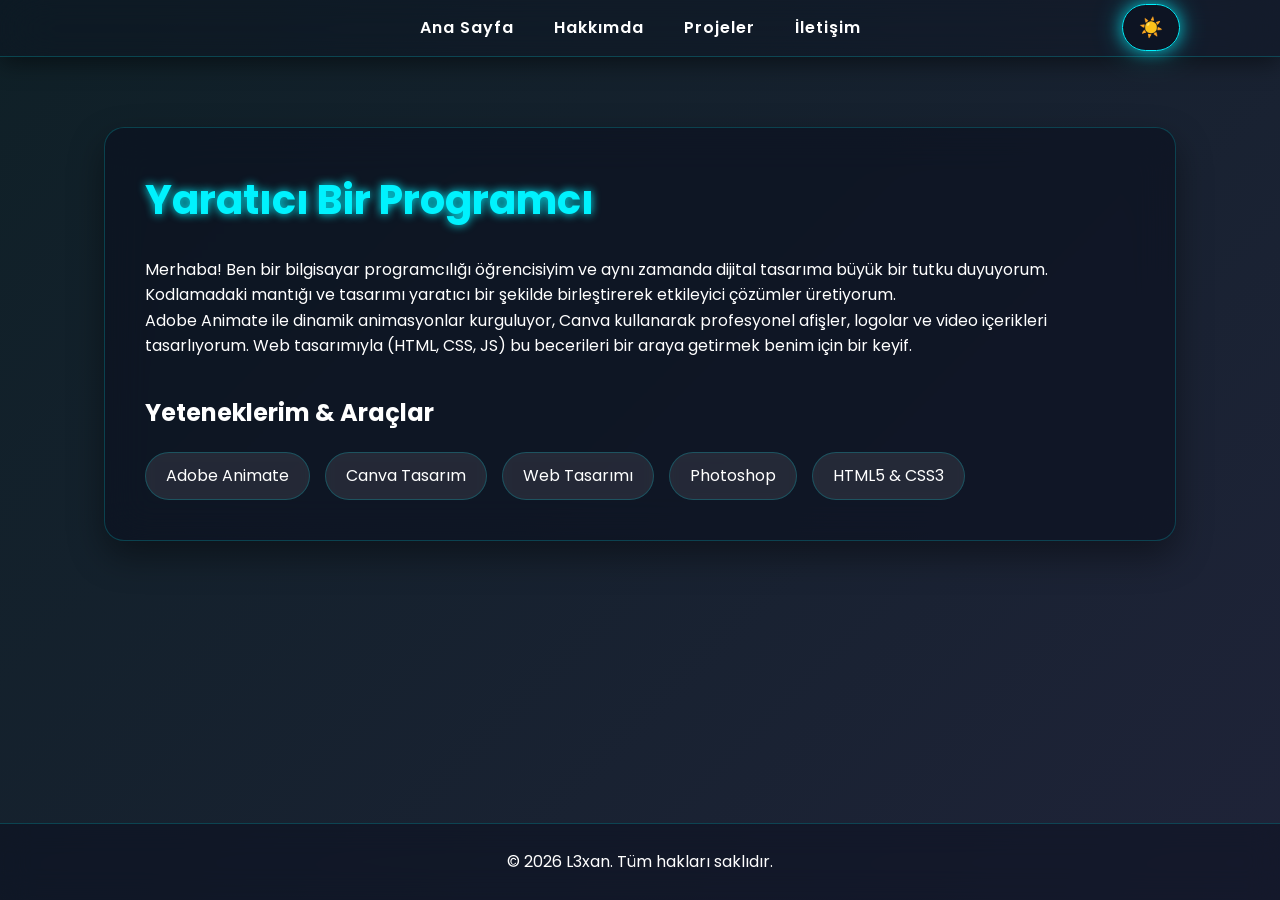
<file: pages/about.html>
<!DOCTYPE html>
<html lang="tr">
<head>
    <meta charset="UTF-8">
    <meta name="viewport" content="width=device-width, initial-scale=1.0">
    <title>Hakkımda | L3xan</title>
    <link rel="icon" type="image/png" href="../assets/img/favicon.png">
    <link rel="stylesheet" href="../assets/css/style.css">
    <link href="https://fonts.googleapis.com/css2?family=Poppins:wght@300;400;600;700&display=swap" rel="stylesheet">
</head>
<body>
    <header>
        <nav>
            <ul class="nav-links">
                <li><a href="../index.html">Ana Sayfa</a></li>
                <li><a href="about.html">Hakkımda</a></li>
                <li><a href="project.html">Projeler</a></li>
                <li><a href="contact.html">İletişim</a></li>
            </ul>
            <button class="theme-toggle" aria-label="Tema Değiştir">☀️</button>
            <button class="nav-menu-btn" aria-label="Menü">
                <span></span><span></span><span></span>
            </button>
        </nav>
         <div class="mobile-nav">
            <a href="../index.html">Ana Sayfa</a>
            <a href="about.html">Hakkımda</a>
            <a href="project.html">Projeler</a>
            <a href="contact.html">İletişim</a>
        </div>
    </header>

    <main class="container">
        <section class="about-section glass">
            <h2>Yaratıcı Bir Programcı</h2>
            <p>Merhaba! Ben bir bilgisayar programcılığı öğrencisiyim ve aynı zamanda dijital tasarıma büyük bir tutku duyuyorum. Kodlamadaki mantığı ve tasarımı yaratıcı bir şekilde birleştirerek etkileyici çözümler üretiyorum.</p>
            <p>Adobe Animate ile dinamik animasyonlar kurguluyor, Canva kullanarak profesyonel afişler, logolar ve video içerikleri tasarlıyorum. Web tasarımıyla (HTML, CSS, JS) bu becerileri bir araya getirmek benim için bir keyif.</p>
            
            <h3 class="skill-title">Yeteneklerim & Araçlar</h3>
            <div class="skills-container">
                <span class="skill-tag">Adobe Animate</span>
                <span class="skill-tag">Canva Tasarım</span>
                <span class="skill-tag">Web Tasarımı</span>
                <span class="skill-tag">Photoshop</span>
                <span class="skill-tag">HTML5 & CSS3</span>
            </div>
        </section>
    </main>

    <footer>
        <p>&copy; 2026 L3xan. Tüm hakları saklıdır.</p>
    </footer>

    <script src="../assets/js/main.js"></script>
</body>
</html>
</file>
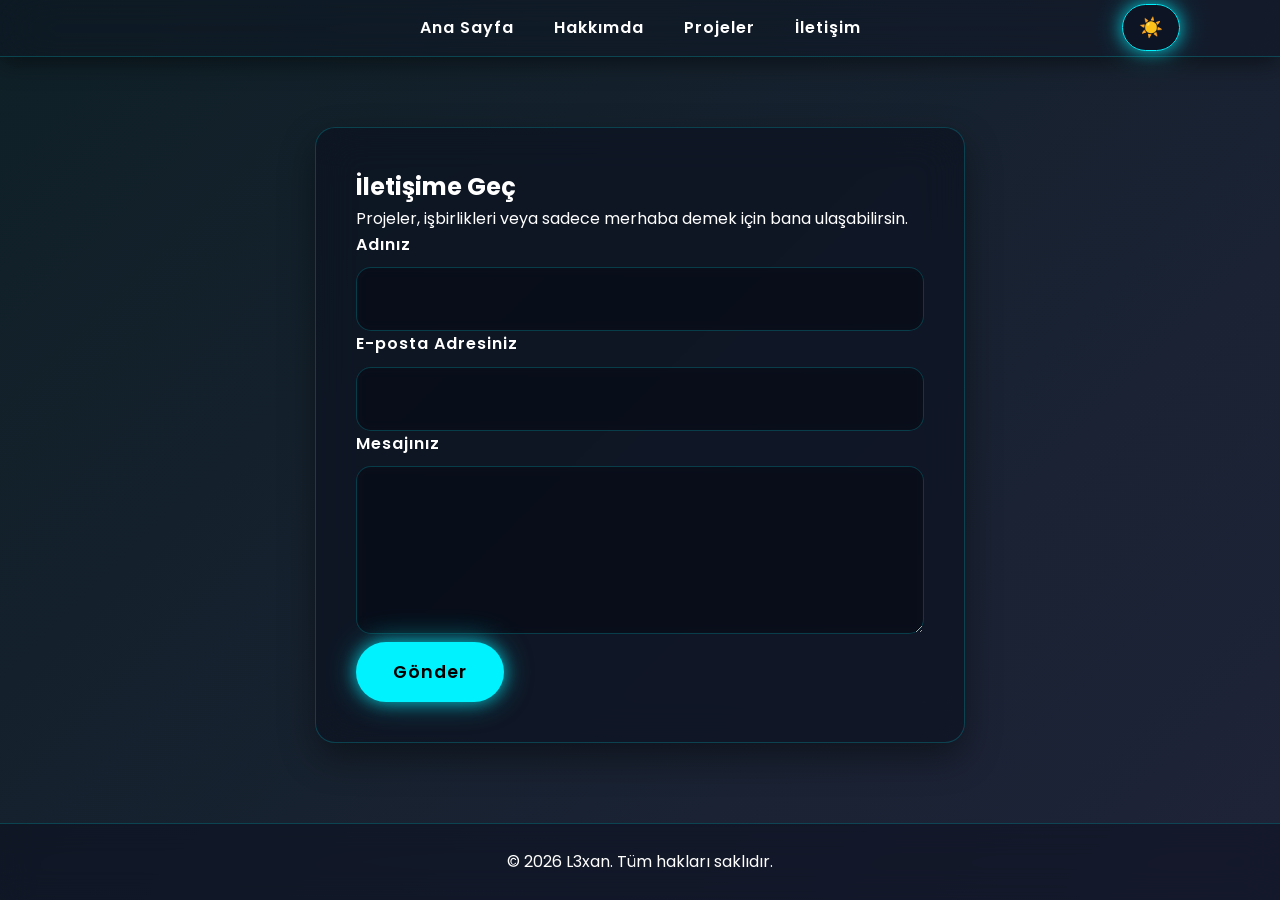
<file: pages/contact.html>
<!DOCTYPE html>
<html lang="tr">
<head>
    <meta charset="UTF-8">
    <meta name="viewport" content="width=device-width, initial-scale=1.0">
    <title>İletişim | L3xan</title>
    <link rel="icon" type="image/png" href="../assets/img/favicon.png">
    <link rel="stylesheet" href="../assets/css/style.css">
    <link href="https://fonts.googleapis.com/css2?family=Poppins:wght@300;400;600;700&display=swap" rel="stylesheet">
</head>
<body>
    <header>
        <nav>
            <ul class="nav-links">
                <li><a href="../index.html">Ana Sayfa</a></li>
                <li><a href="about.html">Hakkımda</a></li>
                <li><a href="project.html">Projeler</a></li>
                <li><a href="contact.html">İletişim</a></li>
            </ul>
            <button class="theme-toggle" aria-label="Tema Değiştir">☀️</button>
            <button class="nav-menu-btn" aria-label="Menü">
                <span></span><span></span><span></span>
            </button>
        </nav>
         <div class="mobile-nav">
            <a href="../index.html">Ana Sayfa</a>
            <a href="about.html">Hakkımda</a>
            <a href="project.html">Projeler</a>
            <a href="contact.html">İletişim</a>
        </div>
    </header>

    <main class="container">
        <section class="contact-section glass">
            <h2>İletişime Geç</h2>
            <p>Projeler, işbirlikleri veya sadece merhaba demek için bana ulaşabilirsin.</p>
            
           <form class="contact-form">
                <div class="form-group">
                    <label for="name">Adınız</label>
                    <input type="text" id="name" name="name" required> 
                </div>
                <div class="form-group">
                    <label for="email">E-posta Adresiniz</label>
                    <input type="email" id="email" name="email" required>
                </div>
                <div class="form-group">
                    <label for="message">Mesajınız</label>
                    <textarea id="message" name="message" rows="5" required></textarea>
                </div>
                <button type="submit" class="btn primary-btn glass-btn">Gönder</button>
            </form>
        </section>
    </main>

    <footer>
        <p>&copy; 2026 L3xan. Tüm hakları saklıdır.</p>
    </footer>

    <script src="../assets/js/main.js"></script>
</body>
</html>
</file>
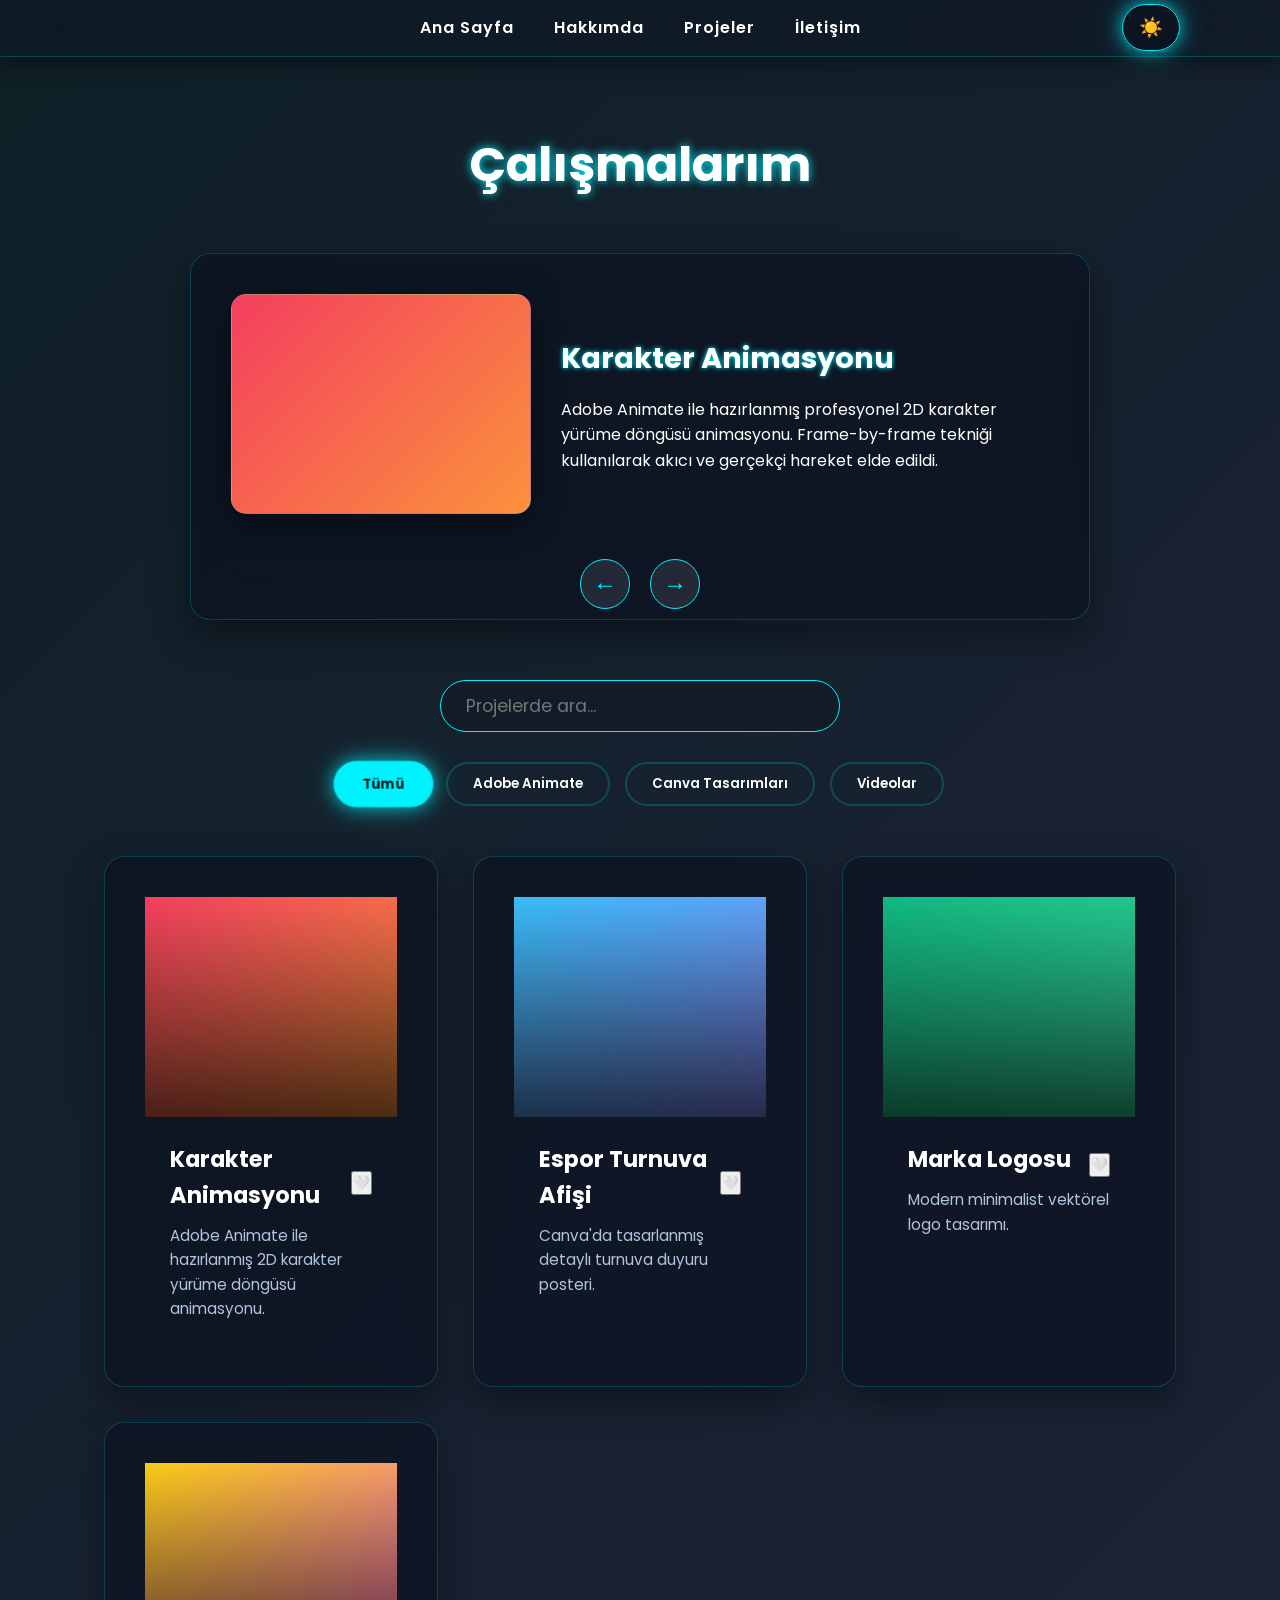
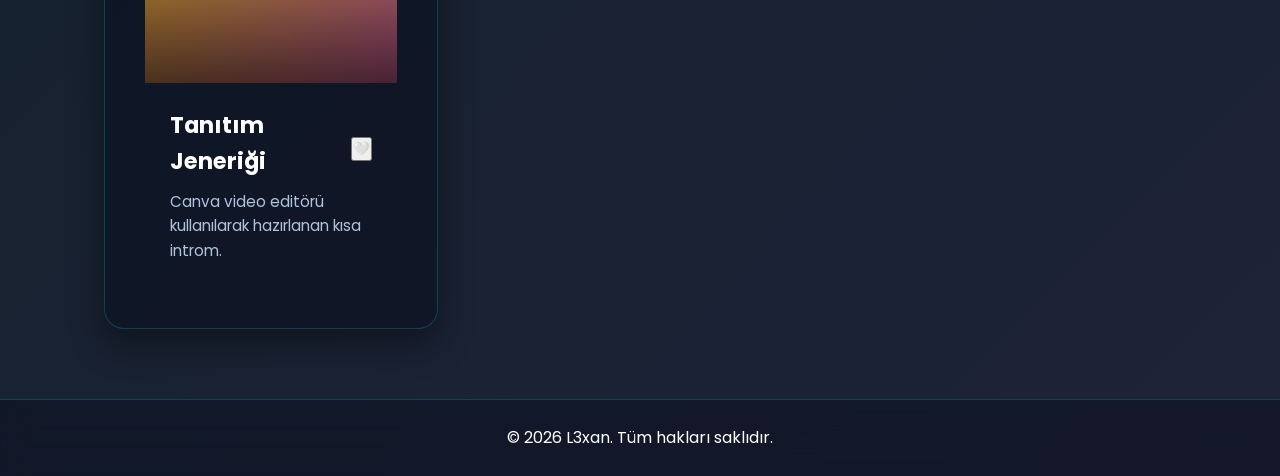
<file: pages/project.html>
<!DOCTYPE html>
<html lang="tr">
<head>
    <meta charset="UTF-8">
    <meta name="viewport" content="width=device-width, initial-scale=1.0">
    <title>Projeler | L3xan</title>
    <link rel="icon" type="image/png" href="../assets/img/favicon.png">
    <link rel="stylesheet" href="../assets/css/style.css">
    <link href="https://fonts.googleapis.com/css2?family=Poppins:wght@300;400;600;700&display=swap" rel="stylesheet">
</head>
<body>
    <header>
        <nav>
            <ul class="nav-links">
                <li><a href="../index.html">Ana Sayfa</a></li>
                <li><a href="about.html">Hakkımda</a></li>
                <li><a href="project.html">Projeler</a></li>
                <li><a href="contact.html">İletişim</a></li>
            </ul>
            <button class="theme-toggle" aria-label="Tema Değiştir">☀️</button>
            <button class="nav-menu-btn" aria-label="Menü">
                <span></span><span></span><span></span>
            </button>
        </nav>
        <div class="mobile-nav">
            <a href="../index.html">Ana Sayfa</a>
            <a href="about.html">Hakkımda</a>
            <a href="project.html">Projeler</a>
            <a href="contact.html">İletişim</a>
        </div>
    </header>

    <main class="container">
        <h2 class="section-title">Çalışmalarım</h2>

        <div class="project-slider-container">
            <div class="project-slider glass">
                <div class="slider-wrapper">
                    <div class="slide">
                        <div class="slide-image animate-bg"></div>
                        <div class="slide-content">
                            <h3>Karakter Animasyonu</h3>
                            <p>Adobe Animate ile hazırlanmış profesyonel 2D karakter yürüme döngüsü animasyonu. Frame-by-frame tekniği kullanılarak akıcı ve gerçekçi hareket elde edildi.</p>
                        </div>
                    </div>
                    <div class="slide">
                        <div class="slide-image canva-bg"></div>
                        <div class="slide-content">
                            <h3>Espor Turnuva Afişi</h3>
                            <p>Canva'da tasarlanmış detaylı turnuva duyuru posteri. Modern tipografi ve dinamik kompozisyon ile dikkat çekici bir tasarım oluşturuldu.</p>
                        </div>
                    </div>
                    <div class="slide">
                        <div class="slide-image logo-bg"></div>
                        <div class="slide-content">
                            <h3>Marka Logosu</h3>
                            <p>Modern minimalist vektörel logo tasarımı. Temiz çizgiler ve anlamlı semboller kullanarak unutulmaz bir marka kimliği yaratıldı.</p>
                        </div>
                    </div>
                    <div class="slide">
                        <div class="slide-image video-bg"></div>
                        <div class="slide-content">
                            <h3>Tanıtım Jeneriği</h3>
                            <p>Canva video editörü kullanılarak hazırlanan kısa intro. Hareketli grafikler ve müzik senkronizasyonu ile profesyonel bir açılış hazırlandı.</p>
                        </div>
                    </div>
                </div>
                <div class="slider-controls">
                    <button class="slider-btn slider-prev">←</button>
                    <button class="slider-btn slider-next">→</button>
                </div>
                <div class="slider-dots">
                    <span class="dot active"></span>
                    <span class="dot"></span>
                    <span class="dot"></span>
                    <span class="dot"></span>
                </div>
            </div>
        </div>
        
        <div style="text-align: center; margin-bottom: 30px;">
            <input type="text" id="searchInput" placeholder="Projelerde ara..." style="padding: 12px 25px; width: 100%; max-width: 400px; border-radius: 30px; border: 1px solid var(--primary-color); background: rgba(15, 20, 30, 0.4); color: var(--light-text); outline: none; backdrop-filter: blur(10px);">
        </div>

        <div class="filter-buttons">
            <button class="filter-btn active" data-filter="all">Tümü</button>
            <button class="filter-btn" data-filter="animate">Adobe Animate</button>
            <button class="filter-btn" data-filter="canva">Canva Tasarımları</button>
            <button class="filter-btn" data-filter="video">Videolar</button>
        </div>

       <div class="project-grid" id="dynamic-project-grid">
            </div>
    </main>

    <footer>
        <p>&copy; 2026 L3xan. Tüm hakları saklıdır.</p>
    </footer>

    <script src="../assets/js/main.js"></script>
</body>
</html>
</file>
<file: assets/css/style.css>
@import url('https://fonts.googleapis.com/css2?family=Poppins:wght@300;400;600;800&display=swap');

:root {
    /* Hareketli ve Dikkat Çekici Renk Paleti */
    --primary-color: #00f2fe; 
    --secondary-color: #4facfe;
    --accent-color: #ff0844;
    --neon-glow: 0 0 15px rgba(0, 242, 254, 0.6), 0 0 30px rgba(0, 242, 254, 0.4);
    
    /* Gece Modu (Varsayılan) */
    --text-color: #ffffff;
    --gray-text: #b0c4de;
    --card-bg: rgba(10, 15, 30, 0.6); 
    --border-color: rgba(0, 242, 254, 0.2);
    --font-family: 'Poppins', sans-serif;
    --transition-speed: 0.4s;
}

/* Aydınlık (Light) Mode - Eğlenceli ve Renkli */
body.light-mode {
    --text-color: #1a1a2e;
    --gray-text: #4a4e69;
    --card-bg: rgba(255, 255, 255, 0.6);
    --border-color: rgba(255, 107, 107, 0.4);
    --primary-color: #ff6b6b;
    --secondary-color: #feca57;
    --neon-glow: 0 0 15px rgba(255, 107, 107, 0.6), 0 0 30px rgba(255, 107, 107, 0.4);
}

* {
    margin: 0;
    padding: 0;
    box-sizing: border-box;
    font-family: var(--font-family);
}

/* --- HAREKETLİ ARKA PLAN (THE WOW FACTOR) --- */
html, body {
    color: var(--text-color);
    line-height: 1.6;
    display: flex;
    flex-direction: column;
    min-height: 100vh;
    overflow-x: hidden;
    width: 100%;
}

body {
    /* CSS Gradient Animation - Sürekli Dönen Renkler */
    background: linear-gradient(-45deg, #0f0c29, #302b63, #24243e, #0f2027);
    background-size: 400% 400%;
    animation: gradientBG 15s ease infinite;
    transition: color 0.4s ease;
}

body.light-mode {
    background: linear-gradient(-45deg, #ff9a9e, #fecfef, #a1c4fd, #c2e9fb);
    background-size: 400% 400%;
    animation: gradientBG 15s ease infinite;
}

@keyframes gradientBG {
    0% { background-position: 0% 50%; }
    50% { background-position: 100% 50%; }
    100% { background-position: 0% 50%; }
}

/* Animasyonlu Partiküller / Baloncuk Efekti (Opsiyonel derinlik) */
.animation-container {
    position: fixed;
    top: 0; left: 0; width: 100%; height: 100%;
    background: radial-gradient(circle at 50% 50%, rgba(255, 255, 255, 0.03) 0%, transparent 60%);
    z-index: -1;
    animation: pulse 4s infinite alternate;
}

@keyframes pulse {
    0% { transform: scale(1); opacity: 0.5; }
    100% { transform: scale(1.2); opacity: 1; }
}

/* --- NAVİGASYON --- */
header {
    background: rgba(10, 15, 30, 0.3);
    backdrop-filter: blur(25px);
    -webkit-backdrop-filter: blur(25px);
    position: sticky;
    top: 0;
    z-index: 100;
    border-bottom: 1px solid var(--border-color);
    box-shadow: 0 5px 25px rgba(0,0,0,0.5);
}

body.light-mode header {
    background: rgba(255, 255, 255, 0.3);
    box-shadow: 0 5px 25px rgba(0,0,0,0.1);
}

nav {
    display: flex;
    justify-content: center;
    align-items: center;
    padding: 15px 5%;
    max-width: 1200px;
    margin: auto;
    position: relative;
}

.theme-toggle {
    background: var(--card-bg);
    border: 1px solid var(--primary-color);
    color: var(--text-color);
    padding: 8px 16px;
    border-radius: 30px;
    cursor: pointer;
    font-size: 1.2rem;
    position: absolute;
    right: 5%;
    transition: all 0.3s cubic-bezier(0.175, 0.885, 0.32, 1.275);
    box-shadow: var(--neon-glow);
}

.theme-toggle:hover {
    transform: rotate(180deg) scale(1.1);
}

.nav-links {
    list-style: none;
    display: flex;
    gap: 40px;
}

.nav-links a {
    color: var(--text-color);
    text-decoration: none;
    font-weight: 600;
    font-size: 1rem;
    letter-spacing: 1px;
    position: relative;
    padding-bottom: 5px;
    transition: color 0.3s;
}

.nav-links a:hover, .nav-links a.active {
    color: var(--primary-color);
    text-shadow: 0 0 10px var(--primary-color);
}

/* Alt Çizgi Animasyonu */
.nav-links a::after {
    content: '';
    position: absolute;
    width: 0%;
    height: 3px;
    bottom: 0; left: 0;
    background: var(--primary-color);
    transition: width 0.4s ease;
    box-shadow: 0 0 10px var(--primary-color);
}

.nav-links a:hover::after, .nav-links a.active::after {
    width: 100%;
}

/* --- HERO BÖLÜMÜ (ANA SAYFA) --- */
.hero {
    flex: 1;
    display: flex;
    align-items: center;
    justify-content: center;
    text-align: center;
    padding: 40px 5%;
}

/* 3D Renk Geçişli Yazı Animasyonu */
.animated-text {
    font-size: 5rem;
    font-weight: 800;
    letter-spacing: 2px;
    margin-bottom: 15px;
    background: linear-gradient(to right, #00f2fe, #4facfe, #00f2fe);
    background-size: 200% auto;
    color: transparent;
    -webkit-background-clip: text;
    background-clip: text;
    animation: textShine 4s linear infinite;
    text-shadow: 0px 10px 20px rgba(0,0,0,0.3);
}

body.light-mode .animated-text {
    background: linear-gradient(to right, #ff6b6b, #feca57, #ff6b6b);
    -webkit-background-clip: text;
}

@keyframes textShine {
    to { background-position: 200% center; }
}

.subtitle {
    font-size: 1.3rem;
    color: var(--text-color);
    margin-bottom: 45px;
    font-weight: 300;
    letter-spacing: 2px;
    opacity: 0.9;
}

/* --- BUTONLAR (NEON EFEKTLİ) --- */
.cta-buttons {
    display: flex;
    gap: 25px;
    justify-content: center;
}

.btn {
    padding: 15px 35px;
    border-radius: 50px;
    text-decoration: none;
    font-weight: 600;
    font-size: 1.1rem;
    letter-spacing: 1px;
    cursor: pointer;
    transition: all 0.4s cubic-bezier(0.175, 0.885, 0.32, 1.275);
    border: 2px solid transparent;
}

.primary-btn {
    background: var(--primary-color);
    color: #000;
    box-shadow: var(--neon-glow);
}

body.light-mode .primary-btn { color: #fff; }

.primary-btn:hover {
    transform: translateY(-5px) scale(1.05);
    box-shadow: 0 0 25px var(--primary-color), 0 0 45px var(--primary-color);
}

.secondary-btn {
    background: transparent;
    border-color: var(--primary-color);
    color: var(--text-color);
    backdrop-filter: blur(10px);
}

.secondary-btn:hover {
    background: var(--primary-color);
    color: #000;
    box-shadow: var(--neon-glow);
    transform: translateY(-5px) scale(1.05);
}

/* --- CAM EFEKTİ KUTULARI (GLASSMORPHISM 2.0) --- */
.glass {
    background: var(--card-bg);
    backdrop-filter: blur(20px);
    -webkit-backdrop-filter: blur(20px);
    border: 1px solid var(--border-color);
    border-radius: 20px;
    padding: 40px;
    box-shadow: 0 15px 35px rgba(0, 0, 0, 0.4);
}

body.light-mode .glass {
    box-shadow: 0 15px 35px rgba(0, 0, 0, 0.1);
}

.container {
    max-width: 1200px;
    margin: 50px auto;
    padding: 20px 5%;
    flex: 1;
    width: 100%;
}

/* --- BAŞLIKLAR --- */
.section-title {
    text-align: center;
    font-size: 3rem;
    margin-bottom: 50px;
    color: var(--text-color);
    text-shadow: 0 0 10px var(--primary-color);
}

.about-section h2 {
    font-size: 2.5rem;
    margin-bottom: 25px;
    color: var(--primary-color);
    text-shadow: 0 0 10px var(--primary-color);
}

.skill-title {
    color: var(--text-color);
    margin: 35px 0 20px 0;
    font-size: 1.5rem;
}

.skills-container {
    display: flex;
    flex-wrap: wrap;
    gap: 15px;
}

.skill-tag {
    background: rgba(255, 255, 255, 0.1);
    padding: 10px 20px;
    border-radius: 30px;
    font-size: 1rem;
    color: var(--text-color);
    border: 1px solid var(--border-color);
    backdrop-filter: blur(5px);
    transition: all 0.3s ease;
}

.skill-tag:hover {
    background: var(--primary-color);
    color: #000;
    border-color: var(--primary-color);
    box-shadow: var(--neon-glow);
    transform: translateY(-5px);
}

/* --- PROJE KARTLARI (3D HOVER EFEKTİ) --- */
.filter-buttons {
    display: flex;
    justify-content: center;
    gap: 15px;
    margin-bottom: 50px;
    flex-wrap: wrap;
}

.filter-btn {
    background: transparent;
    border: 2px solid var(--border-color);
    color: var(--text-color);
    padding: 10px 25px;
    border-radius: 30px;
    cursor: pointer;
    transition: all 0.3s;
    font-weight: 600;
    backdrop-filter: blur(5px);
}

.filter-btn.active, .filter-btn:hover {
    background: var(--primary-color);
    color: #000;
    border-color: var(--primary-color);
    box-shadow: var(--neon-glow);
    transform: scale(1.05);
}

.project-grid {
    display: grid;
    grid-template-columns: repeat(auto-fit, minmax(300px, 1fr));
    gap: 35px;
}

.project-card {
    background: var(--card-bg);
    border: 1px solid var(--border-color);
    border-radius: 20px;
    overflow: hidden;
    transition: all 0.5s ease;
    backdrop-filter: blur(15px);
    position: relative;
    top: 0;
}

.project-card:hover {
    top: -15px;
    border-color: var(--primary-color);
    box-shadow: 0 20px 40px rgba(0,0,0,0.5), var(--neon-glow);
}

.project-img {
    height: 220px;
    background-size: cover;
    background-position: center;
    position: relative;
    overflow: hidden;
}

.project-img::after {
    content: '';
    position: absolute;
    top: 0; left: 0; width: 100%; height: 100%;
    background: linear-gradient(to bottom, transparent, rgba(0,0,0,0.7));
}

.animate-bg { background-image: linear-gradient(135deg, #f43f5e, #fb923c); }
.canva-bg { background-image: linear-gradient(135deg, #38bdf8, #818cf8); }
.logo-bg { background-image: linear-gradient(135deg, #10b981, #34d399); }
.video-bg { background-image: linear-gradient(135deg, #facc15, #f472b6); }

.project-info {
    padding: 25px;
    position: relative;
    z-index: 2;
}

.project-info h3 {
    font-size: 1.4rem;
    color: var(--text-color);
    margin-bottom: 10px;
}

.project-info p {
    color: var(--gray-text);
    font-size: 0.95rem;
}

/* --- SLIDER EFEKTLERİ --- */
.project-slider-container {
    margin: 40px auto 60px;
    max-width: 900px;
}

.project-slider {
    overflow: hidden;
    border-radius: 20px;
    padding: 10px;
}

.slider-wrapper {
    display: flex;
    transition: transform 0.6s cubic-bezier(0.25, 1, 0.5, 1);
}

.slide {
    min-width: 100%;
    display: flex;
    align-items: center;
    gap: 30px;
    padding: 30px;
}

.slide-image {
    flex: 0 0 300px;
    height: 220px;
    border-radius: 15px;
    box-shadow: 0 10px 30px rgba(0,0,0,0.5);
    border: 1px solid var(--border-color);
}

.slide-content h3 {
    font-size: 1.8rem;
    color: var(--text-color);
    text-shadow: 0 0 5px var(--primary-color);
    margin-bottom: 15px;
}

.slider-controls {
    display: flex;
    justify-content: center;
    gap: 20px;
    margin-top: 15px;
}

.slider-btn {
    background: rgba(255, 255, 255, 0.1);
    border: 1px solid var(--primary-color);
    color: var(--primary-color);
    width: 50px; height: 50px;
    border-radius: 50%;
    cursor: pointer;
    font-size: 1.5rem;
    transition: all 0.3s;
    backdrop-filter: blur(5px);
}

.slider-btn:hover {
    background: var(--primary-color);
    color: #000;
    box-shadow: var(--neon-glow);
    transform: scale(1.15);
}

.dot {
    width: 12px; height: 12px;
    border-radius: 50%;
    background: rgba(255, 255, 255, 0.2);
    cursor: pointer;
    transition: all 0.3s;
}
.dot.active {
    background: var(--primary-color);
    width: 35px;
    border-radius: 10px;
    box-shadow: var(--neon-glow);
}

/* --- İLETİŞİM FORM VE INPUTLAR --- */
.contact-section { max-width: 650px; margin: 0 auto; }

.form-group label {
    display: block;
    margin-bottom: 10px;
    color: var(--text-color);
    font-weight: 600;
    letter-spacing: 1px;
}

.form-group input, .form-group textarea, #searchInput {
    width: 100%;
    padding: 18px 25px;
    background: rgba(0,0,0,0.2);
    border: 1px solid var(--border-color);
    border-radius: 15px;
    color: var(--text-color);
    font-size: 1.1rem;
    transition: all 0.3s;
    backdrop-filter: blur(5px);
}

body.light-mode .form-group input, 
body.light-mode .form-group textarea, 
body.light-mode #searchInput {
    background: rgba(255, 255, 255, 0.5);
}

.form-group input:focus, .form-group textarea:focus, #searchInput:focus {
    outline: none;
    border-color: var(--primary-color);
    box-shadow: 0 0 15px rgba(0, 242, 254, 0.3);
    background: rgba(0,0,0,0.4);
}

/* --- FOOTER --- */
footer {
    text-align: center;
    padding: 25px;
    background: rgba(10, 15, 30, 0.5);
    backdrop-filter: blur(15px);
    border-top: 1px solid var(--border-color);
    color: var(--text-color);
    margin-top: auto;
}

body.light-mode footer { background: rgba(255, 255, 255, 0.5); }

/* --- TOAST BİLDİRİM (NEON) --- */
.toast-notification {
    position: fixed; top: 30px; right: -400px;
    background: var(--card-bg);
    border: 1px solid var(--primary-color);
    border-left: 5px solid var(--primary-color);
    border-radius: 15px; padding: 20px 30px;
    box-shadow: var(--neon-glow);
    display: flex; align-items: center; gap: 15px;
    z-index: 9999; transition: right 0.5s cubic-bezier(0.175, 0.885, 0.32, 1.275);
    backdrop-filter: blur(20px);
}
.toast-notification.show { right: 20px; }
.toast-icon { font-size: 1.8rem; color: var(--primary-color); text-shadow: var(--neon-glow); }

/* --- MOBİL MENÜ --- */
.nav-menu-btn {
    display: none;
    flex-direction: column; justify-content: space-between;
    width: 35px; height: 25px;
    background: transparent; border: none; cursor: pointer;
    z-index: 1001;
}

.nav-menu-btn span {
    width: 100%; height: 3px;
    background-color: var(--primary-color);
    border-radius: 3px; transition: all 0.3s;
    box-shadow: 0 0 5px var(--primary-color);
}

.mobile-nav {
    position: fixed; top: 0; right: -100%;
    width: 75%; max-width: 320px; height: 100vh;
    background: rgba(10, 15, 30, 0.95);
    backdrop-filter: blur(30px);
    display: flex; flex-direction: column;
    justify-content: center; align-items: center; gap: 35px;
    z-index: 1000; transition: right 0.5s cubic-bezier(0.25, 1, 0.5, 1);
    border-left: 1px solid var(--primary-color);
    box-shadow: -10px 0 30px rgba(0,0,0,0.8);
}
body.light-mode .mobile-nav { background: rgba(255, 255, 255, 0.95); }
.mobile-nav.open { right: 0; }

.mobile-nav a {
    color: var(--text-color);
    text-decoration: none; font-size: 1.5rem; font-weight: 700;
    text-transform: uppercase; letter-spacing: 2px;
}

/* --- KESİN MOBİL UYUM (RESPONSIVE) --- */
@media (max-width: 768px) {
    .nav-links { display: none; }
    .nav-menu-btn { display: flex; }

    .container { padding: 20px 15px !important; }
    
    .animated-text { font-size: 3rem; }
    .section-title { font-size: 2.2rem; }
    
    .cta-buttons { flex-direction: column; width: 100%; padding: 0; }
    .btn { width: 100%; text-align: center; }

    .slide { flex-direction: column; padding: 20px; }
    .slide-image { width: 100%; height: 200px; flex: 0 0 auto; }

    /* Admin paneli taşımasını engelle */
    table { display: block; overflow-x: auto; white-space: nowrap; }
}
</file>
